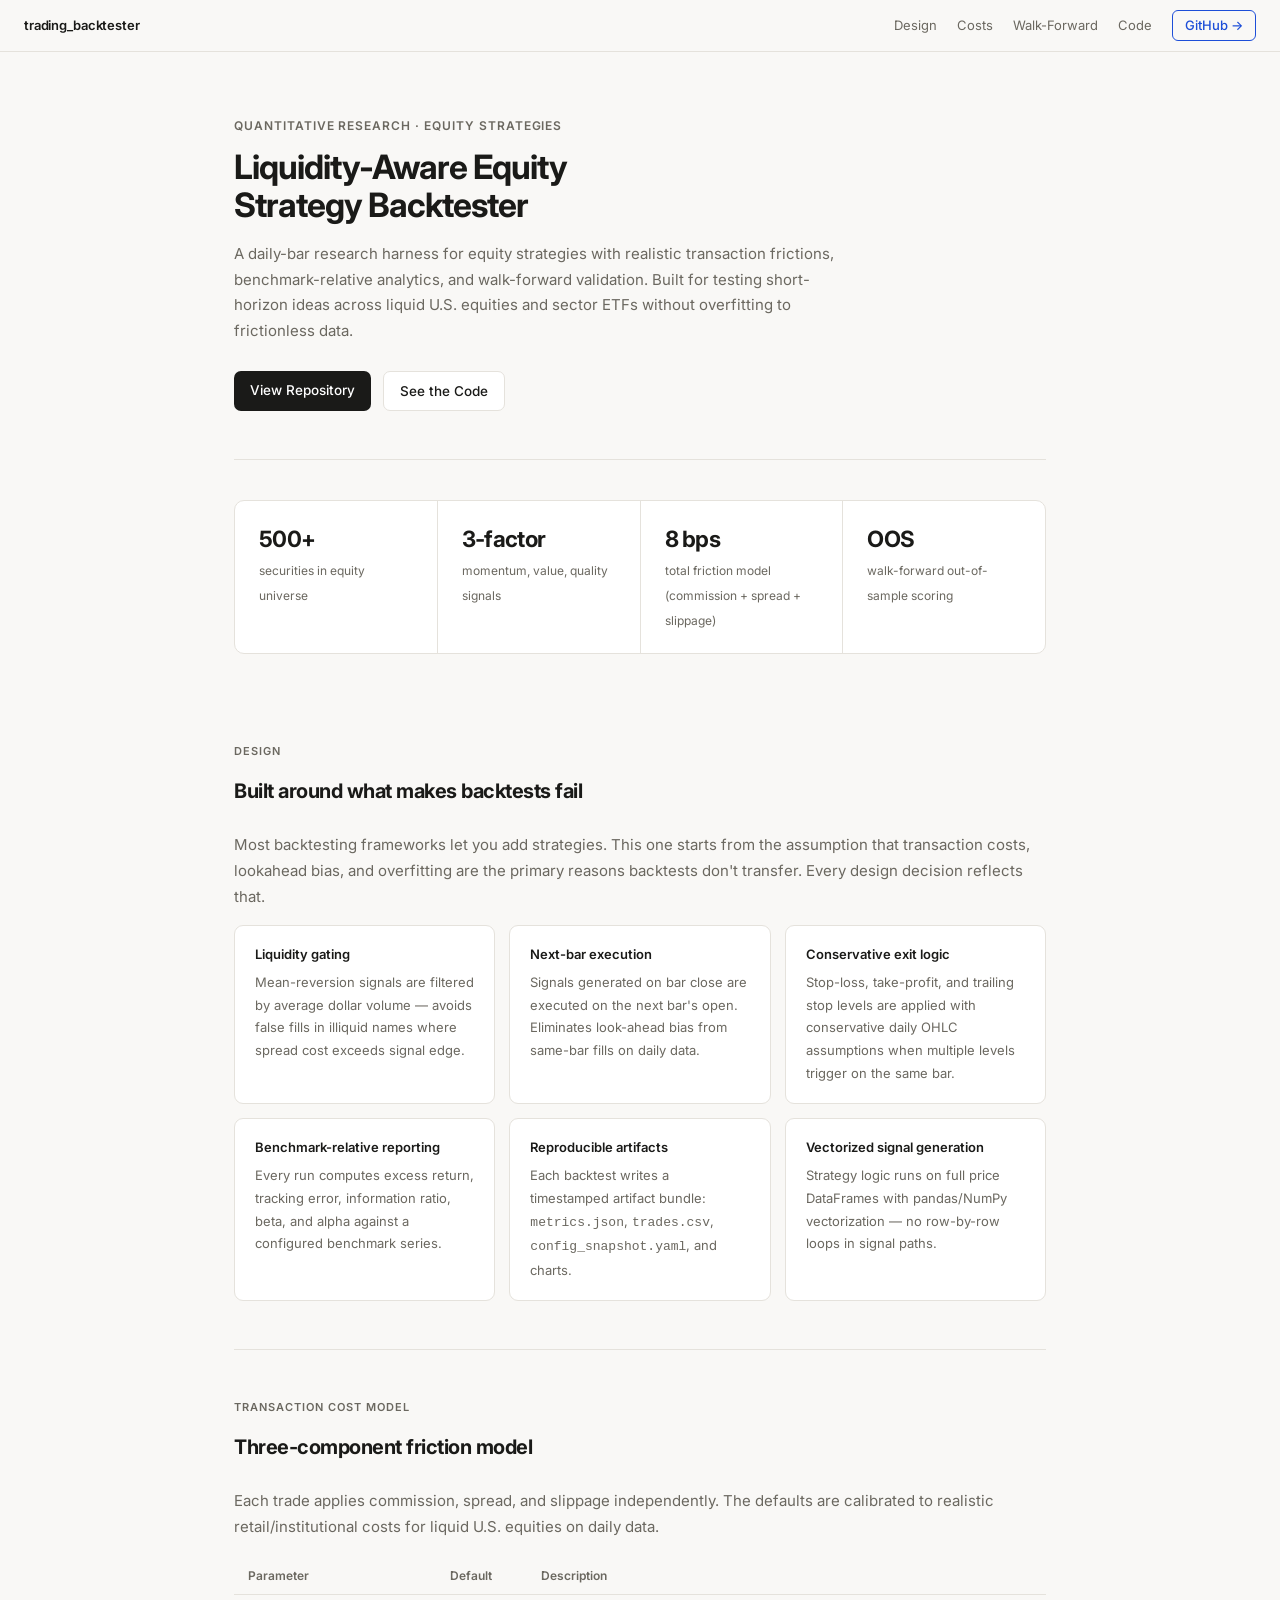
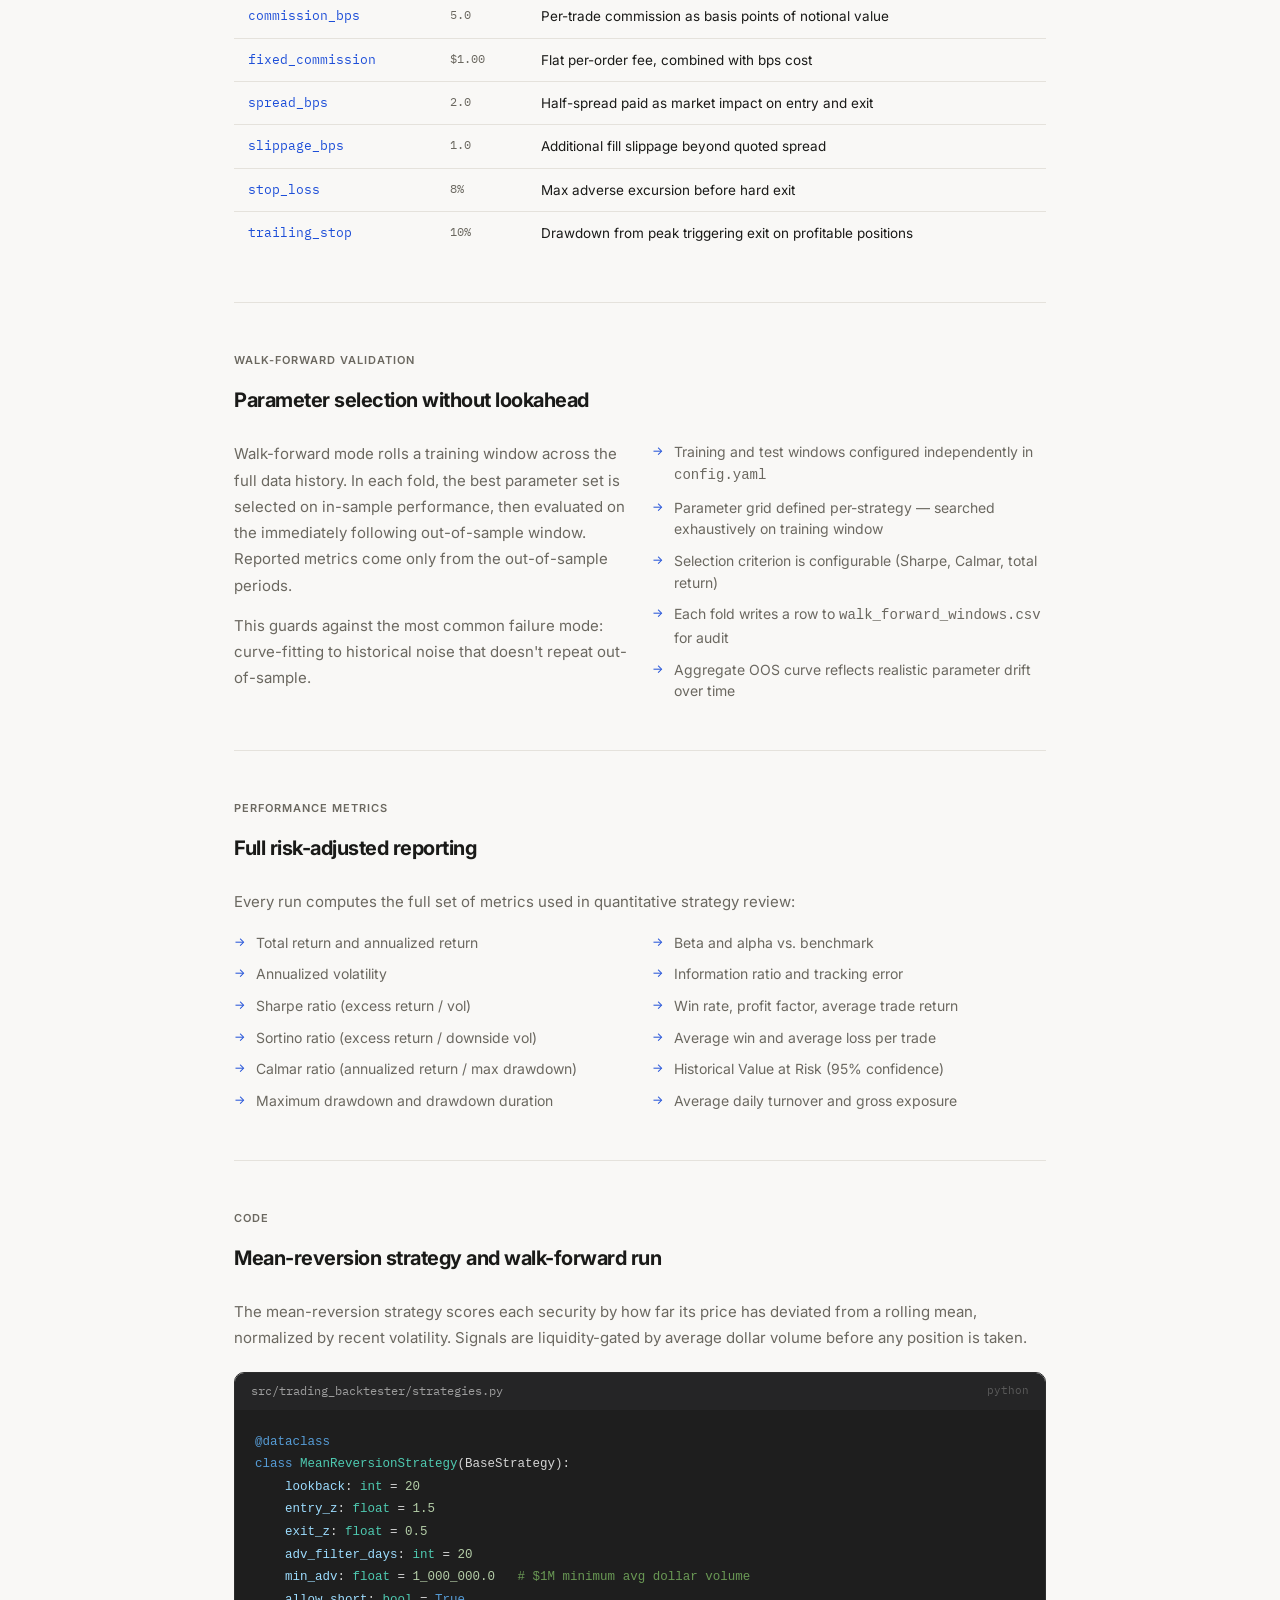
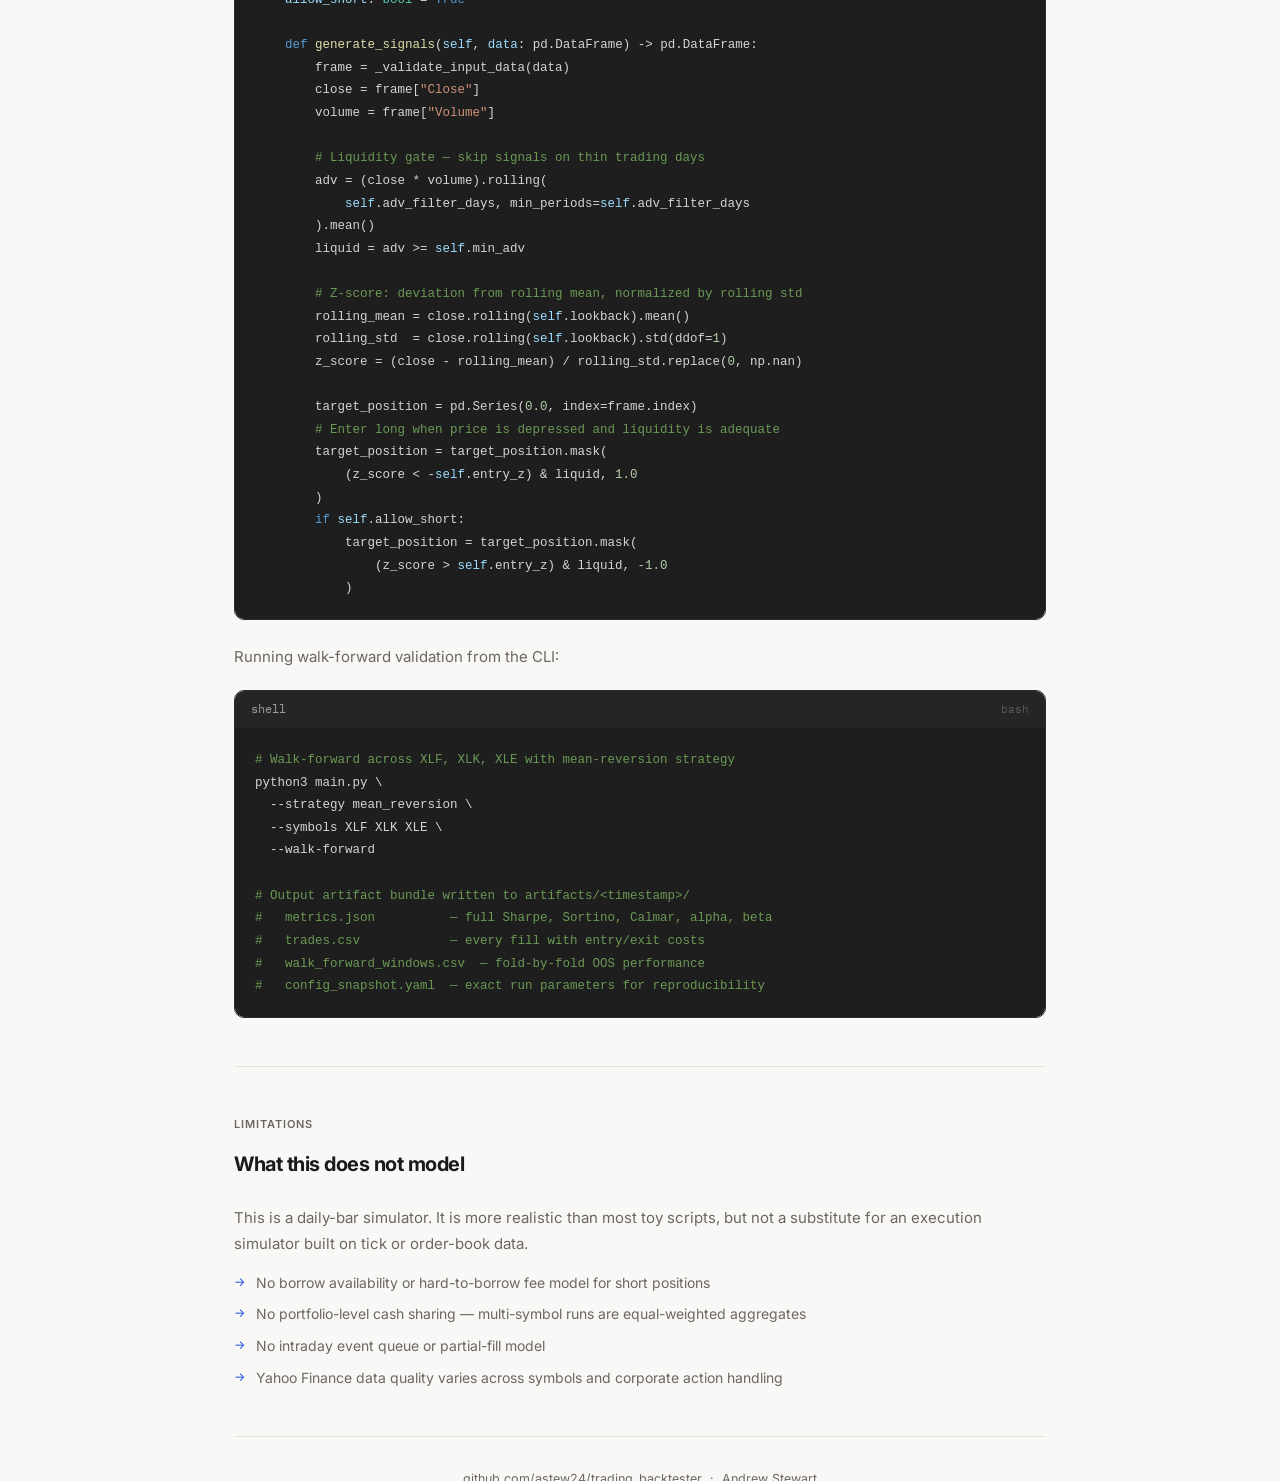
<file: docs/index.html>
<!DOCTYPE html>
<html lang="en">
<head>
  <meta charset="UTF-8" />
  <meta name="viewport" content="width=device-width, initial-scale=1.0" />
  <title>Liquidity-Aware Equity Strategy Backtester</title>
  <meta name="description" content="A daily-bar equity strategy backtester with realistic transaction costs, walk-forward validation, and benchmark-relative analytics." />
  <link rel="preconnect" href="https://fonts.googleapis.com" />
  <link rel="preconnect" href="https://fonts.gstatic.com" crossorigin />
  <link href="https://fonts.googleapis.com/css2?family=IBM+Plex+Mono:wght@400;500&family=Inter:wght@400;500;600;700&display=swap" rel="stylesheet" />
  <style>
    *, *::before, *::after { box-sizing: border-box; margin: 0; padding: 0; }

    :root {
      --bg: #f9f8f6;
      --surface: #ffffff;
      --border: #e5e2dc;
      --text: #1a1a18;
      --muted: #6b6860;
      --accent: #1d4ed8;
      --accent-soft: #eff6ff;
      --code-bg: #1e1e1e;
      --code-text: #d4d4d4;
      --green: #15803d;
      --green-soft: #f0fdf4;
      --max: 860px;
    }

    html { scroll-behavior: smooth; }

    body {
      font-family: 'Inter', system-ui, sans-serif;
      background: var(--bg);
      color: var(--text);
      font-size: 15px;
      line-height: 1.65;
    }

    /* ── topbar ── */
    .topbar {
      position: sticky;
      top: 0;
      z-index: 100;
      background: rgba(249, 248, 246, 0.92);
      backdrop-filter: blur(8px);
      border-bottom: 1px solid var(--border);
      padding: 0 24px;
      height: 52px;
      display: flex;
      align-items: center;
      justify-content: space-between;
      gap: 16px;
    }
    .topbar-brand {
      font-size: 13px;
      font-weight: 600;
      color: var(--text);
      text-decoration: none;
      letter-spacing: -0.01em;
    }
    .topbar-links {
      display: flex;
      align-items: center;
      gap: 20px;
    }
    .topbar-links a {
      font-size: 13px;
      color: var(--muted);
      text-decoration: none;
      transition: color 0.15s;
    }
    .topbar-links a:hover { color: var(--text); }
    .topbar-links a.btn {
      color: var(--accent);
      font-weight: 500;
      border: 1px solid var(--accent);
      padding: 4px 12px;
      border-radius: 6px;
      transition: background 0.15s;
    }
    .topbar-links a.btn:hover { background: var(--accent-soft); }

    /* ── shell ── */
    .shell {
      max-width: var(--max);
      margin: 0 auto;
      padding: 0 24px;
    }

    /* ── hero ── */
    .hero {
      padding: 64px 0 48px;
      border-bottom: 1px solid var(--border);
    }
    .eyebrow {
      font-size: 12px;
      font-weight: 600;
      letter-spacing: 0.08em;
      text-transform: uppercase;
      color: var(--muted);
      margin-bottom: 12px;
    }
    .hero h1 {
      font-size: clamp(1.6rem, 3.5vw, 2.1rem);
      font-weight: 700;
      letter-spacing: -0.03em;
      line-height: 1.15;
      margin-bottom: 16px;
    }
    .hero-sub {
      font-size: 15px;
      color: var(--muted);
      max-width: 620px;
      margin-bottom: 28px;
      line-height: 1.7;
    }
    .hero-links {
      display: flex;
      gap: 12px;
      flex-wrap: wrap;
    }
    .hero-links a {
      font-size: 13.5px;
      font-weight: 500;
      text-decoration: none;
      padding: 8px 16px;
      border-radius: 7px;
      transition: all 0.15s;
    }
    .hero-links .primary {
      background: var(--text);
      color: #fff;
    }
    .hero-links .primary:hover { background: #333; }
    .hero-links .secondary {
      border: 1px solid var(--border);
      color: var(--text);
      background: var(--surface);
    }
    .hero-links .secondary:hover { border-color: #bbb; }

    /* ── stat row ── */
    .stat-row {
      display: flex;
      gap: 0;
      border: 1px solid var(--border);
      border-radius: 10px;
      background: var(--surface);
      overflow: hidden;
      margin: 40px 0;
    }
    .stat {
      flex: 1;
      padding: 20px 24px;
      border-right: 1px solid var(--border);
    }
    .stat:last-child { border-right: none; }
    .stat-value {
      font-size: 1.4rem;
      font-weight: 700;
      letter-spacing: -0.03em;
      color: var(--text);
      display: block;
    }
    .stat-label {
      font-size: 12px;
      color: var(--muted);
      margin-top: 2px;
    }

    /* ── sections ── */
    .section {
      padding: 48px 0;
      border-bottom: 1px solid var(--border);
    }
    .section:last-child { border-bottom: none; }
    .section-header {
      margin-bottom: 24px;
    }
    .section-label {
      font-size: 11px;
      font-weight: 600;
      letter-spacing: 0.09em;
      text-transform: uppercase;
      color: var(--muted);
      margin-bottom: 8px;
    }
    .section h2 {
      font-size: 1.25rem;
      font-weight: 700;
      letter-spacing: -0.025em;
    }
    .section p {
      color: var(--muted);
      line-height: 1.75;
      margin-bottom: 14px;
    }
    .section p:last-child { margin-bottom: 0; }

    /* ── feature grid ── */
    .feature-grid {
      display: grid;
      grid-template-columns: repeat(auto-fill, minmax(240px, 1fr));
      gap: 14px;
      margin-top: 8px;
    }
    .feature-card {
      background: var(--surface);
      border: 1px solid var(--border);
      border-radius: 9px;
      padding: 18px 20px;
    }
    .feature-card-title {
      font-size: 13px;
      font-weight: 600;
      margin-bottom: 6px;
    }
    .feature-card p {
      font-size: 13px;
      margin-bottom: 0;
      color: var(--muted);
    }

    /* ── two-col ── */
    .two-col {
      display: grid;
      grid-template-columns: 1fr 1fr;
      gap: 24px;
    }
    @media (max-width: 600px) { .two-col { grid-template-columns: 1fr; } }

    /* ── list ── */
    .check-list {
      list-style: none;
      display: flex;
      flex-direction: column;
      gap: 10px;
    }
    .check-list li {
      font-size: 14px;
      color: var(--muted);
      padding-left: 22px;
      position: relative;
      line-height: 1.55;
    }
    .check-list li::before {
      content: "→";
      position: absolute;
      left: 0;
      color: var(--accent);
      font-size: 12px;
      top: 1px;
    }

    /* ── code block ── */
    .code-wrap {
      margin-top: 20px;
      border-radius: 10px;
      overflow: hidden;
      border: 1px solid #2d2d2d;
    }
    .code-header {
      background: #252526;
      padding: 9px 16px;
      display: flex;
      align-items: center;
      justify-content: space-between;
    }
    .code-filename {
      font-family: 'IBM Plex Mono', monospace;
      font-size: 11.5px;
      color: #9d9d9d;
    }
    .code-lang {
      font-size: 10.5px;
      color: #5a5a5a;
      font-family: 'IBM Plex Mono', monospace;
    }
    pre {
      background: var(--code-bg);
      color: var(--code-text);
      font-family: 'IBM Plex Mono', monospace;
      font-size: 12.5px;
      line-height: 1.65;
      padding: 20px;
      overflow-x: auto;
      margin: 0;
    }

    /* ── config table ── */
    .config-table {
      width: 100%;
      border-collapse: collapse;
      font-size: 13.5px;
      margin-top: 16px;
    }
    .config-table th {
      text-align: left;
      padding: 9px 14px;
      font-weight: 600;
      font-size: 12px;
      color: var(--muted);
      border-bottom: 1px solid var(--border);
      background: var(--bg);
    }
    .config-table td {
      padding: 10px 14px;
      border-bottom: 1px solid var(--border);
      vertical-align: top;
    }
    .config-table tr:last-child td { border-bottom: none; }
    .config-table td:first-child {
      font-family: 'IBM Plex Mono', monospace;
      font-size: 12.5px;
      color: var(--accent);
      white-space: nowrap;
    }
    .config-table td:nth-child(2) {
      font-family: 'IBM Plex Mono', monospace;
      font-size: 12px;
      color: var(--muted);
    }

    /* ── badge ── */
    .badge {
      display: inline-flex;
      align-items: center;
      gap: 5px;
      font-size: 11px;
      font-weight: 600;
      padding: 3px 9px;
      border-radius: 20px;
      letter-spacing: 0.03em;
    }
    .badge-green { background: var(--green-soft); color: var(--green); }
    .badge-blue { background: var(--accent-soft); color: var(--accent); }

    /* ── footer ── */
    .footer {
      padding: 32px 0 40px;
      text-align: center;
      font-size: 12.5px;
      color: var(--muted);
    }
    .footer a { color: var(--muted); text-decoration: none; }
    .footer a:hover { color: var(--text); }
  </style>
</head>
<body>

<nav class="topbar">
  <a class="topbar-brand" href="#">trading_backtester</a>
  <div class="topbar-links">
    <a href="#design">Design</a>
    <a href="#costs">Costs</a>
    <a href="#walkforward">Walk-Forward</a>
    <a href="#code">Code</a>
    <a href="https://github.com/astew24/trading_backtester" class="btn" target="_blank" rel="noreferrer">GitHub →</a>
  </div>
</nav>

<div class="shell">

  <section class="hero">
    <p class="eyebrow">Quantitative Research · Equity Strategies</p>
    <h1>Liquidity-Aware Equity<br>Strategy Backtester</h1>
    <p class="hero-sub">
      A daily-bar research harness for equity strategies with realistic transaction frictions,
      benchmark-relative analytics, and walk-forward validation. Built for testing short-horizon
      ideas across liquid U.S. equities and sector ETFs without overfitting to frictionless data.
    </p>
    <div class="hero-links">
      <a class="primary" href="https://github.com/astew24/trading_backtester" target="_blank" rel="noreferrer">View Repository</a>
      <a class="secondary" href="#code">See the Code</a>
    </div>
  </section>

  <div class="stat-row">
    <div class="stat">
      <span class="stat-value">500+</span>
      <span class="stat-label">securities in equity universe</span>
    </div>
    <div class="stat">
      <span class="stat-value">3-factor</span>
      <span class="stat-label">momentum, value, quality signals</span>
    </div>
    <div class="stat">
      <span class="stat-value">8 bps</span>
      <span class="stat-label">total friction model (commission + spread + slippage)</span>
    </div>
    <div class="stat">
      <span class="stat-value">OOS</span>
      <span class="stat-label">walk-forward out-of-sample scoring</span>
    </div>
  </div>

  <section class="section" id="design">
    <div class="section-header">
      <p class="section-label">Design</p>
      <h2>Built around what makes backtests fail</h2>
    </div>
    <p>
      Most backtesting frameworks let you add strategies. This one starts from the assumption that
      transaction costs, lookahead bias, and overfitting are the primary reasons backtests don't
      transfer. Every design decision reflects that.
    </p>
    <div class="feature-grid">
      <div class="feature-card">
        <div class="feature-card-title">Liquidity gating</div>
        <p>Mean-reversion signals are filtered by average dollar volume — avoids false fills in illiquid names where spread cost exceeds signal edge.</p>
      </div>
      <div class="feature-card">
        <div class="feature-card-title">Next-bar execution</div>
        <p>Signals generated on bar close are executed on the next bar's open. Eliminates look-ahead bias from same-bar fills on daily data.</p>
      </div>
      <div class="feature-card">
        <div class="feature-card-title">Conservative exit logic</div>
        <p>Stop-loss, take-profit, and trailing stop levels are applied with conservative daily OHLC assumptions when multiple levels trigger on the same bar.</p>
      </div>
      <div class="feature-card">
        <div class="feature-card-title">Benchmark-relative reporting</div>
        <p>Every run computes excess return, tracking error, information ratio, beta, and alpha against a configured benchmark series.</p>
      </div>
      <div class="feature-card">
        <div class="feature-card-title">Reproducible artifacts</div>
        <p>Each backtest writes a timestamped artifact bundle: <code>metrics.json</code>, <code>trades.csv</code>, <code>config_snapshot.yaml</code>, and charts.</p>
      </div>
      <div class="feature-card">
        <div class="feature-card-title">Vectorized signal generation</div>
        <p>Strategy logic runs on full price DataFrames with pandas/NumPy vectorization — no row-by-row loops in signal paths.</p>
      </div>
    </div>
  </section>

  <section class="section" id="costs">
    <div class="section-header">
      <p class="section-label">Transaction Cost Model</p>
      <h2>Three-component friction model</h2>
    </div>
    <p>
      Each trade applies commission, spread, and slippage independently. The defaults are
      calibrated to realistic retail/institutional costs for liquid U.S. equities on daily data.
    </p>
    <table class="config-table">
      <thead>
        <tr>
          <th>Parameter</th>
          <th>Default</th>
          <th>Description</th>
        </tr>
      </thead>
      <tbody>
        <tr>
          <td>commission_bps</td>
          <td>5.0</td>
          <td>Per-trade commission as basis points of notional value</td>
        </tr>
        <tr>
          <td>fixed_commission</td>
          <td>$1.00</td>
          <td>Flat per-order fee, combined with bps cost</td>
        </tr>
        <tr>
          <td>spread_bps</td>
          <td>2.0</td>
          <td>Half-spread paid as market impact on entry and exit</td>
        </tr>
        <tr>
          <td>slippage_bps</td>
          <td>1.0</td>
          <td>Additional fill slippage beyond quoted spread</td>
        </tr>
        <tr>
          <td>stop_loss</td>
          <td>8%</td>
          <td>Max adverse excursion before hard exit</td>
        </tr>
        <tr>
          <td>trailing_stop</td>
          <td>10%</td>
          <td>Drawdown from peak triggering exit on profitable positions</td>
        </tr>
      </tbody>
    </table>
  </section>

  <section class="section" id="walkforward">
    <div class="section-header">
      <p class="section-label">Walk-Forward Validation</p>
      <h2>Parameter selection without lookahead</h2>
    </div>
    <div class="two-col">
      <div>
        <p>
          Walk-forward mode rolls a training window across the full data history.
          In each fold, the best parameter set is selected on in-sample performance,
          then evaluated on the immediately following out-of-sample window.
          Reported metrics come only from the out-of-sample periods.
        </p>
        <p>
          This guards against the most common failure mode: curve-fitting to historical
          noise that doesn't repeat out-of-sample.
        </p>
      </div>
      <div>
        <ul class="check-list">
          <li>Training and test windows configured independently in <code>config.yaml</code></li>
          <li>Parameter grid defined per-strategy — searched exhaustively on training window</li>
          <li>Selection criterion is configurable (Sharpe, Calmar, total return)</li>
          <li>Each fold writes a row to <code>walk_forward_windows.csv</code> for audit</li>
          <li>Aggregate OOS curve reflects realistic parameter drift over time</li>
        </ul>
      </div>
    </div>
  </section>

  <section class="section" id="metrics">
    <div class="section-header">
      <p class="section-label">Performance Metrics</p>
      <h2>Full risk-adjusted reporting</h2>
    </div>
    <p>Every run computes the full set of metrics used in quantitative strategy review:</p>
    <div class="two-col" style="margin-top: 16px;">
      <ul class="check-list">
        <li>Total return and annualized return</li>
        <li>Annualized volatility</li>
        <li>Sharpe ratio (excess return / vol)</li>
        <li>Sortino ratio (excess return / downside vol)</li>
        <li>Calmar ratio (annualized return / max drawdown)</li>
        <li>Maximum drawdown and drawdown duration</li>
      </ul>
      <ul class="check-list">
        <li>Beta and alpha vs. benchmark</li>
        <li>Information ratio and tracking error</li>
        <li>Win rate, profit factor, average trade return</li>
        <li>Average win and average loss per trade</li>
        <li>Historical Value at Risk (95% confidence)</li>
        <li>Average daily turnover and gross exposure</li>
      </ul>
    </div>
  </section>

  <section class="section" id="code">
    <div class="section-header">
      <p class="section-label">Code</p>
      <h2>Mean-reversion strategy and walk-forward run</h2>
    </div>
    <p>
      The mean-reversion strategy scores each security by how far its price has deviated from
      a rolling mean, normalized by recent volatility. Signals are liquidity-gated by average
      dollar volume before any position is taken.
    </p>
    <div class="code-wrap">
      <div class="code-header">
        <span class="code-filename">src/trading_backtester/strategies.py</span>
        <span class="code-lang">python</span>
      </div>
      <pre><code><span style="color:#569cd6">@dataclass</span>
<span style="color:#569cd6">class</span> <span style="color:#4ec9b0">MeanReversionStrategy</span>(BaseStrategy):
    <span style="color:#9cdcfe">lookback</span>: <span style="color:#4ec9b0">int</span> = <span style="color:#b5cea8">20</span>
    <span style="color:#9cdcfe">entry_z</span>: <span style="color:#4ec9b0">float</span> = <span style="color:#b5cea8">1.5</span>
    <span style="color:#9cdcfe">exit_z</span>: <span style="color:#4ec9b0">float</span> = <span style="color:#b5cea8">0.5</span>
    <span style="color:#9cdcfe">adv_filter_days</span>: <span style="color:#4ec9b0">int</span> = <span style="color:#b5cea8">20</span>
    <span style="color:#9cdcfe">min_adv</span>: <span style="color:#4ec9b0">float</span> = <span style="color:#b5cea8">1_000_000.0</span>   <span style="color:#6a9955"># $1M minimum avg dollar volume</span>
    <span style="color:#9cdcfe">allow_short</span>: <span style="color:#4ec9b0">bool</span> = <span style="color:#569cd6">True</span>

    <span style="color:#569cd6">def</span> <span style="color:#dcdcaa">generate_signals</span>(<span style="color:#9cdcfe">self</span>, <span style="color:#9cdcfe">data</span>: pd.DataFrame) -&gt; pd.DataFrame:
        frame = _validate_input_data(data)
        close = frame[<span style="color:#ce9178">"Close"</span>]
        volume = frame[<span style="color:#ce9178">"Volume"</span>]

        <span style="color:#6a9955"># Liquidity gate — skip signals on thin trading days</span>
        adv = (close * volume).rolling(
            <span style="color:#9cdcfe">self</span>.adv_filter_days, min_periods=<span style="color:#9cdcfe">self</span>.adv_filter_days
        ).mean()
        liquid = adv &gt;= <span style="color:#9cdcfe">self</span>.min_adv

        <span style="color:#6a9955"># Z-score: deviation from rolling mean, normalized by rolling std</span>
        rolling_mean = close.rolling(<span style="color:#9cdcfe">self</span>.lookback).mean()
        rolling_std  = close.rolling(<span style="color:#9cdcfe">self</span>.lookback).std(ddof=<span style="color:#b5cea8">1</span>)
        z_score = (close - rolling_mean) / rolling_std.replace(<span style="color:#b5cea8">0</span>, np.nan)

        target_position = pd.Series(<span style="color:#b5cea8">0.0</span>, index=frame.index)
        <span style="color:#6a9955"># Enter long when price is depressed and liquidity is adequate</span>
        target_position = target_position.mask(
            (z_score &lt; -<span style="color:#9cdcfe">self</span>.entry_z) &amp; liquid, <span style="color:#b5cea8">1.0</span>
        )
        <span style="color:#569cd6">if</span> <span style="color:#9cdcfe">self</span>.allow_short:
            target_position = target_position.mask(
                (z_score &gt; <span style="color:#9cdcfe">self</span>.entry_z) &amp; liquid, <span style="color:#b5cea8">-1.0</span>
            )</code></pre>
    </div>

    <div style="margin-top: 24px;">
      <p>Running walk-forward validation from the CLI:</p>
    </div>
    <div class="code-wrap">
      <div class="code-header">
        <span class="code-filename">shell</span>
        <span class="code-lang">bash</span>
      </div>
      <pre><code><span style="color:#6a9955"># Walk-forward across XLF, XLK, XLE with mean-reversion strategy</span>
python3 main.py \
  --strategy mean_reversion \
  --symbols XLF XLK XLE \
  --walk-forward

<span style="color:#6a9955"># Output artifact bundle written to artifacts/&lt;timestamp&gt;/</span>
<span style="color:#6a9955">#   metrics.json          — full Sharpe, Sortino, Calmar, alpha, beta</span>
<span style="color:#6a9955">#   trades.csv            — every fill with entry/exit costs</span>
<span style="color:#6a9955">#   walk_forward_windows.csv  — fold-by-fold OOS performance</span>
<span style="color:#6a9955">#   config_snapshot.yaml  — exact run parameters for reproducibility</span></code></pre>
    </div>
  </section>

  <section class="section">
    <div class="section-header">
      <p class="section-label">Limitations</p>
      <h2>What this does not model</h2>
    </div>
    <p>
      This is a daily-bar simulator. It is more realistic than most toy scripts,
      but not a substitute for an execution simulator built on tick or order-book data.
    </p>
    <ul class="check-list" style="margin-top: 12px;">
      <li>No borrow availability or hard-to-borrow fee model for short positions</li>
      <li>No portfolio-level cash sharing — multi-symbol runs are equal-weighted aggregates</li>
      <li>No intraday event queue or partial-fill model</li>
      <li>Yahoo Finance data quality varies across symbols and corporate action handling</li>
    </ul>
  </section>

  <footer class="footer">
    <p>
      <a href="https://github.com/astew24/trading_backtester" target="_blank" rel="noreferrer">github.com/astew24/trading_backtester</a>
      &nbsp;·&nbsp; Andrew Stewart
    </p>
  </footer>

</div>
</body>
</html>
</file>
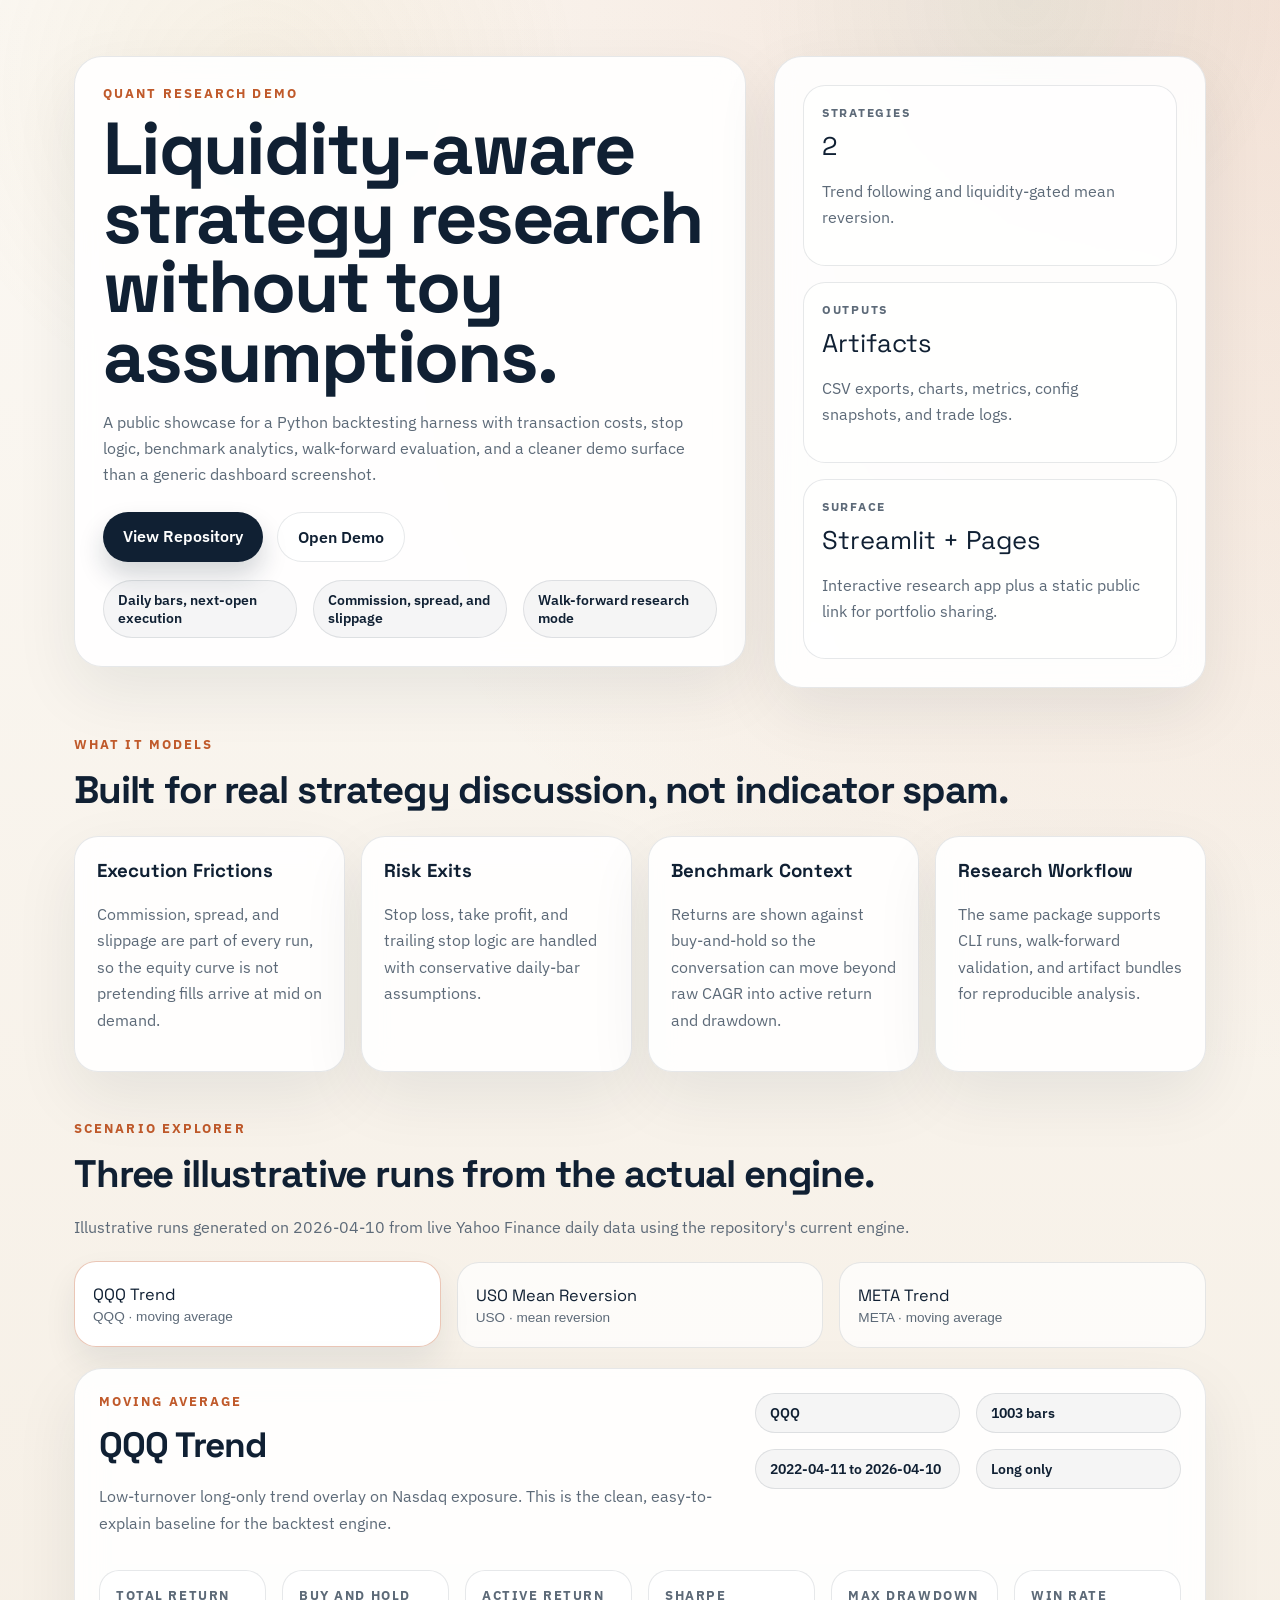
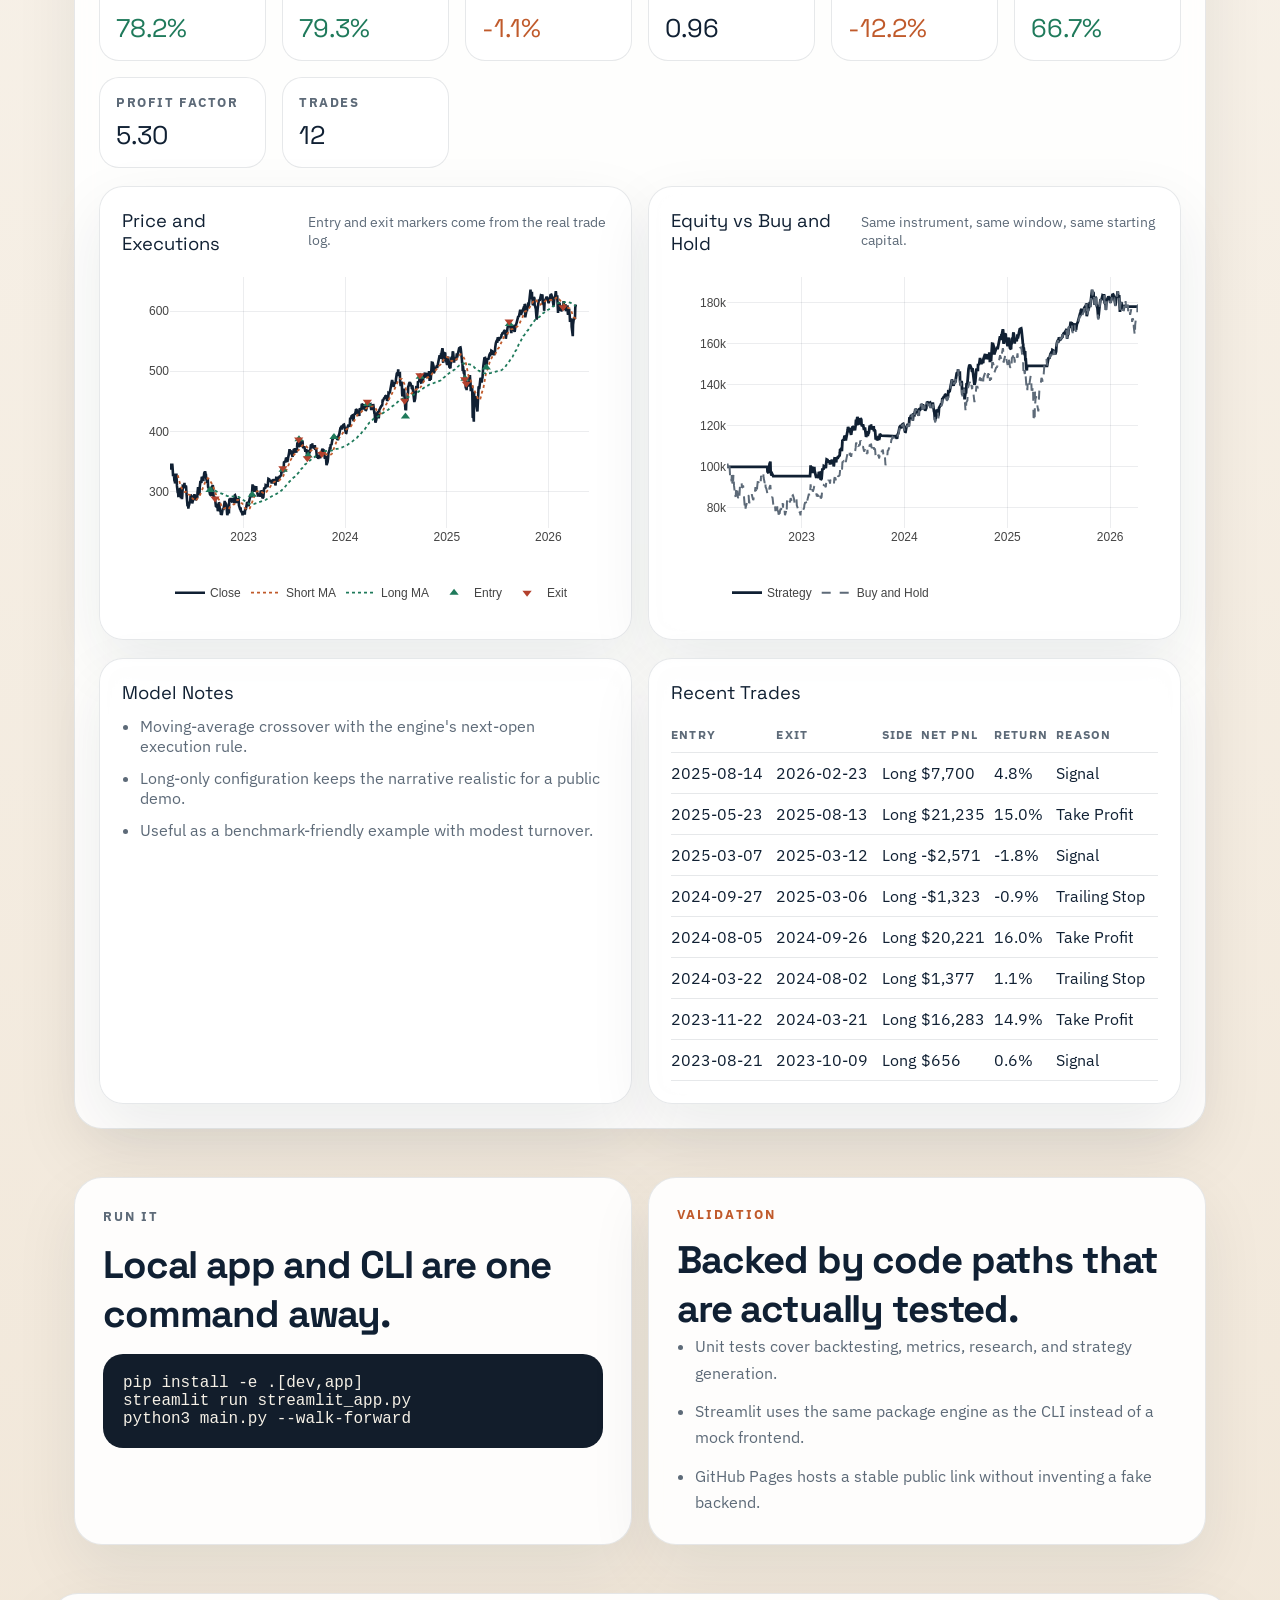
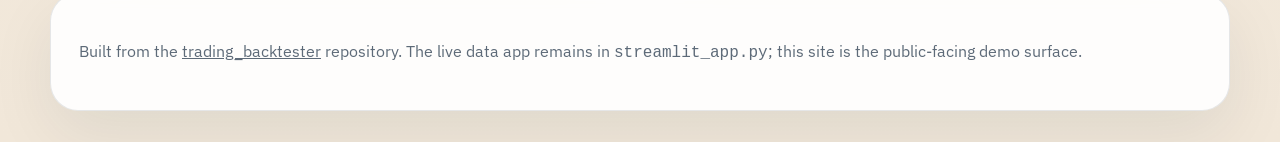
<file: site/index.html>
<!DOCTYPE html>
<html lang="en">
  <head>
    <meta charset="utf-8" />
    <meta name="viewport" content="width=device-width, initial-scale=1" />
    <title>Trading Backtester</title>
    <meta
      name="description"
      content="Liquidity-aware strategy backtesting with realistic frictions, benchmark analytics, and a polished public demo."
    />
    <link rel="preconnect" href="https://fonts.googleapis.com" />
    <link rel="preconnect" href="https://fonts.gstatic.com" crossorigin />
    <link
      href="https://fonts.googleapis.com/css2?family=IBM+Plex+Sans:wght@400;500;600&family=Space+Grotesk:wght@500;700&display=swap"
      rel="stylesheet"
    />
    <link rel="stylesheet" href="./styles.css" />
    <script defer src="https://cdn.plot.ly/plotly-2.35.2.min.js"></script>
    <script defer src="./app.js"></script>
  </head>
  <body>
    <div class="page-glow"></div>
    <header class="shell hero">
      <div class="hero-copy">
        <p class="eyebrow">Quant Research Demo</p>
        <h1>Liquidity-aware strategy research without toy assumptions.</h1>
        <p class="lede">
          A public showcase for a Python backtesting harness with transaction costs,
          stop logic, benchmark analytics, walk-forward evaluation, and a cleaner
          demo surface than a generic dashboard screenshot.
        </p>
        <div class="hero-actions">
          <a
            class="button primary"
            href="https://github.com/astew24/trading_backtester"
            target="_blank"
            rel="noreferrer"
            >View Repository</a
          >
          <a class="button secondary" href="#demo">Open Demo</a>
        </div>
        <div class="signal-strip">
          <span>Daily bars, next-open execution</span>
          <span>Commission, spread, and slippage</span>
          <span>Walk-forward research mode</span>
        </div>
      </div>
      <aside class="hero-panel">
        <div class="stat-tile">
          <div class="stat-label">Strategies</div>
          <div class="stat-value">2</div>
          <p>Trend following and liquidity-gated mean reversion.</p>
        </div>
        <div class="stat-tile">
          <div class="stat-label">Outputs</div>
          <div class="stat-value">Artifacts</div>
          <p>CSV exports, charts, metrics, config snapshots, and trade logs.</p>
        </div>
        <div class="stat-tile">
          <div class="stat-label">Surface</div>
          <div class="stat-value">Streamlit + Pages</div>
          <p>Interactive research app plus a static public link for portfolio sharing.</p>
        </div>
      </aside>
    </header>

    <main class="shell">
      <section class="section">
        <div class="section-head">
          <p class="eyebrow">What It Models</p>
          <h2>Built for real strategy discussion, not indicator spam.</h2>
        </div>
        <div class="feature-grid">
          <article class="feature-card">
            <h3>Execution Frictions</h3>
            <p>
              Commission, spread, and slippage are part of every run, so the equity
              curve is not pretending fills arrive at mid on demand.
            </p>
          </article>
          <article class="feature-card">
            <h3>Risk Exits</h3>
            <p>
              Stop loss, take profit, and trailing stop logic are handled with
              conservative daily-bar assumptions.
            </p>
          </article>
          <article class="feature-card">
            <h3>Benchmark Context</h3>
            <p>
              Returns are shown against buy-and-hold so the conversation can move
              beyond raw CAGR into active return and drawdown.
            </p>
          </article>
          <article class="feature-card">
            <h3>Research Workflow</h3>
            <p>
              The same package supports CLI runs, walk-forward validation, and
              artifact bundles for reproducible analysis.
            </p>
          </article>
        </div>
      </section>

      <section class="section" id="demo">
        <div class="section-head">
          <p class="eyebrow">Scenario Explorer</p>
          <h2>Three illustrative runs from the actual engine.</h2>
          <p class="section-copy" id="generated-at">Loading scenario data...</p>
        </div>

        <div class="scenario-buttons" id="scenario-buttons"></div>

        <div class="scenario-shell">
          <div class="scenario-summary">
            <div>
              <p class="overline" id="scenario-strategy"></p>
              <h3 id="scenario-title"></h3>
              <p id="scenario-description"></p>
            </div>
            <div class="chip-row" id="scenario-chips"></div>
          </div>

          <div class="metrics-grid" id="metrics-grid"></div>

          <div class="chart-grid">
            <div class="chart-card">
              <div class="card-head">
                <span>Price and Executions</span>
                <span class="card-note">Entry and exit markers come from the real trade log.</span>
              </div>
              <div class="chart" id="price-chart"></div>
            </div>
            <div class="chart-card">
              <div class="card-head">
                <span>Equity vs Buy and Hold</span>
                <span class="card-note">Same instrument, same window, same starting capital.</span>
              </div>
              <div class="chart" id="equity-chart"></div>
            </div>
          </div>

          <div class="detail-grid">
            <div class="detail-card">
              <div class="card-head">
                <span>Model Notes</span>
              </div>
              <ul class="bullet-list" id="scenario-bullets"></ul>
            </div>
            <div class="detail-card">
              <div class="card-head">
                <span>Recent Trades</span>
              </div>
              <div class="table-wrap" id="trade-table"></div>
            </div>
          </div>
        </div>
      </section>

      <section class="section stack">
        <div class="code-card">
          <p class="eyebrow">Run It</p>
          <h2>Local app and CLI are one command away.</h2>
          <pre><code>pip install -e .[dev,app]
streamlit run streamlit_app.py
python3 main.py --walk-forward</code></pre>
        </div>
        <div class="validation-card">
          <p class="eyebrow">Validation</p>
          <h2>Backed by code paths that are actually tested.</h2>
          <ul class="bullet-list">
            <li>Unit tests cover backtesting, metrics, research, and strategy generation.</li>
            <li>Streamlit uses the same package engine as the CLI instead of a mock frontend.</li>
            <li>GitHub Pages hosts a stable public link without inventing a fake backend.</li>
          </ul>
        </div>
      </section>
    </main>

    <footer class="shell footer">
      <p>
        Built from the <a href="https://github.com/astew24/trading_backtester">trading_backtester</a>
        repository. The live data app remains in <code>streamlit_app.py</code>; this site
        is the public-facing demo surface.
      </p>
    </footer>
  </body>
</html>
</file>
<file: site/styles.css>
:root {
  --bg: #fbf8f3;
  --bg-strong: #f1e7d9;
  --surface: rgba(255, 255, 255, 0.9);
  --surface-strong: #ffffff;
  --ink: #102033;
  --muted: #5d6a78;
  --line: rgba(16, 32, 51, 0.1);
  --accent: #c05a2b;
  --accent-soft: rgba(192, 90, 43, 0.12);
  --green: #1f7a5b;
  --gold: #b88b2e;
  --shadow: 0 24px 64px rgba(16, 32, 51, 0.08);
}

* {
  box-sizing: border-box;
}

html {
  scroll-behavior: smooth;
}

body {
  background:
    radial-gradient(circle at top right, rgba(192, 90, 43, 0.14), transparent 30%),
    linear-gradient(180deg, var(--bg) 0%, var(--bg-strong) 100%);
  color: var(--ink);
  font-family: "IBM Plex Sans", sans-serif;
  margin: 0;
  min-height: 100vh;
}

a {
  color: inherit;
}

code,
pre {
  font-family: "IBM Plex Mono", "SFMono-Regular", Consolas, monospace;
}

.page-glow {
  inset: 0;
  pointer-events: none;
  position: fixed;
  background:
    radial-gradient(circle at 20% 10%, rgba(184, 139, 46, 0.08), transparent 25%),
    radial-gradient(circle at 80% 0%, rgba(31, 122, 91, 0.06), transparent 20%);
}

.shell {
  margin: 0 auto;
  max-width: 1180px;
  padding: 0 24px;
  position: relative;
}

.hero {
  align-items: start;
  display: grid;
  gap: 28px;
  grid-template-columns: minmax(0, 1.4fr) minmax(300px, 0.9fr);
  padding-top: 56px;
}

.hero-copy,
.hero-panel,
.scenario-shell,
.code-card,
.validation-card,
.footer,
.feature-card,
.chart-card,
.detail-card {
  backdrop-filter: blur(14px);
  background: var(--surface);
  border: 1px solid var(--line);
  box-shadow: var(--shadow);
}

.hero-copy,
.hero-panel,
.scenario-shell,
.code-card,
.validation-card,
.footer {
  border-radius: 28px;
  padding: 28px;
}

.hero-copy h1,
.section h2,
.scenario-summary h3,
.code-card h2,
.validation-card h2 {
  font-family: "Space Grotesk", sans-serif;
  letter-spacing: -0.03em;
  margin: 0;
}

.hero-copy h1 {
  font-size: clamp(2.6rem, 6vw, 4.6rem);
  line-height: 0.94;
  margin-bottom: 18px;
}

.eyebrow,
.overline {
  color: var(--accent);
  font-size: 0.82rem;
  font-weight: 700;
  letter-spacing: 0.16em;
  margin: 0 0 12px;
  text-transform: uppercase;
}

.lede,
.section-copy,
#scenario-description,
.hero-panel p,
.feature-card p,
.validation-card li,
.code-card p,
.footer p {
  color: var(--muted);
  line-height: 1.65;
}

.hero-actions {
  display: flex;
  flex-wrap: wrap;
  gap: 14px;
  margin: 24px 0 18px;
}

.button {
  border-radius: 999px;
  display: inline-flex;
  font-weight: 600;
  padding: 14px 20px;
  text-decoration: none;
  transition:
    transform 180ms ease,
    box-shadow 180ms ease,
    background 180ms ease;
}

.button:hover {
  transform: translateY(-1px);
}

.button.primary {
  background: var(--ink);
  box-shadow: 0 14px 26px rgba(16, 32, 51, 0.18);
  color: #fff;
}

.button.secondary {
  background: rgba(255, 255, 255, 0.7);
  border: 1px solid var(--line);
}

.signal-strip,
.chip-row,
.scenario-buttons,
.metrics-grid,
.feature-grid,
.chart-grid,
.detail-grid,
.stack {
  display: grid;
  gap: 16px;
}

.signal-strip {
  grid-template-columns: repeat(auto-fit, minmax(180px, 1fr));
  margin-top: 14px;
}

.signal-strip span,
.chip {
  background: rgba(16, 32, 51, 0.04);
  border: 1px solid var(--line);
  border-radius: 999px;
  display: inline-flex;
  font-size: 0.88rem;
  font-weight: 600;
  padding: 10px 14px;
}

.hero-panel {
  display: grid;
  gap: 16px;
}

.stat-tile {
  background: rgba(255, 255, 255, 0.65);
  border: 1px solid var(--line);
  border-radius: 22px;
  padding: 18px;
}

.stat-label {
  color: var(--muted);
  font-size: 0.78rem;
  font-weight: 700;
  letter-spacing: 0.14em;
  margin-bottom: 10px;
  text-transform: uppercase;
}

.stat-value {
  font-family: "Space Grotesk", sans-serif;
  font-size: 1.6rem;
  margin-bottom: 8px;
}

.section {
  padding: 48px 0 0;
}

.section-head {
  margin-bottom: 22px;
}

.section h2 {
  font-size: clamp(1.8rem, 3vw, 2.7rem);
}

.feature-grid {
  grid-template-columns: repeat(auto-fit, minmax(220px, 1fr));
}

.feature-card,
.chart-card,
.detail-card {
  border-radius: 24px;
  padding: 22px;
}

.feature-card h3 {
  font-family: "Space Grotesk", sans-serif;
  margin-top: 0;
}

.scenario-buttons {
  grid-template-columns: repeat(auto-fit, minmax(180px, 1fr));
  margin-bottom: 20px;
}

.scenario-button {
  background: rgba(255, 255, 255, 0.72);
  border: 1px solid var(--line);
  border-radius: 22px;
  color: var(--ink);
  cursor: pointer;
  min-height: 86px;
  padding: 16px 18px;
  text-align: left;
  transition:
    transform 180ms ease,
    border-color 180ms ease,
    box-shadow 180ms ease,
    background 180ms ease;
}

.scenario-button:hover,
.scenario-button.active {
  background: rgba(255, 255, 255, 0.96);
  border-color: rgba(192, 90, 43, 0.34);
  box-shadow: 0 16px 32px rgba(16, 32, 51, 0.08);
  transform: translateY(-1px);
}

.scenario-button .label {
  display: block;
  font-family: "Space Grotesk", sans-serif;
  font-size: 1.02rem;
  margin-bottom: 4px;
}

.scenario-button .meta {
  color: var(--muted);
  font-size: 0.85rem;
}

.scenario-shell {
  padding: 24px;
}

.scenario-summary {
  align-items: start;
  display: grid;
  gap: 18px;
  grid-template-columns: minmax(0, 1.2fr) minmax(220px, 0.8fr);
  margin-bottom: 18px;
}

.scenario-summary h3 {
  font-size: clamp(1.5rem, 3vw, 2.2rem);
}

.chip-row {
  grid-template-columns: repeat(auto-fit, minmax(150px, 1fr));
}

.metrics-grid {
  grid-template-columns: repeat(auto-fit, minmax(150px, 1fr));
  margin-bottom: 18px;
}

.metric-card {
  background: rgba(255, 255, 255, 0.74);
  border: 1px solid var(--line);
  border-radius: 20px;
  padding: 16px;
}

.metric-label {
  color: var(--muted);
  font-size: 0.82rem;
  font-weight: 700;
  letter-spacing: 0.12em;
  margin-bottom: 8px;
  text-transform: uppercase;
}

.metric-value {
  font-family: "Space Grotesk", sans-serif;
  font-size: 1.6rem;
}

.metric-positive {
  color: var(--green);
}

.metric-negative {
  color: var(--accent);
}

.chart-grid {
  grid-template-columns: repeat(auto-fit, minmax(320px, 1fr));
  margin-bottom: 18px;
}

.chart-card {
  min-height: 430px;
}

.card-head {
  align-items: baseline;
  display: flex;
  gap: 12px;
  justify-content: space-between;
  margin-bottom: 12px;
}

.card-head span:first-child {
  font-family: "Space Grotesk", sans-serif;
  font-size: 1.15rem;
}

.card-note {
  color: var(--muted);
  font-size: 0.86rem;
}

.chart {
  height: 350px;
}

.detail-grid {
  grid-template-columns: repeat(auto-fit, minmax(280px, 1fr));
}

.bullet-list {
  color: var(--muted);
  margin: 0;
  padding-left: 18px;
}

.bullet-list li + li {
  margin-top: 12px;
}

.table-wrap {
  overflow-x: auto;
}

table {
  border-collapse: collapse;
  width: 100%;
}

th,
td {
  border-bottom: 1px solid var(--line);
  padding: 10px 0;
  text-align: left;
}

th {
  color: var(--muted);
  font-size: 0.78rem;
  letter-spacing: 0.1em;
  text-transform: uppercase;
}

.stack {
  grid-template-columns: repeat(auto-fit, minmax(320px, 1fr));
}

.code-card pre {
  background: #121d2b;
  border-radius: 20px;
  color: #f5f0e6;
  overflow-x: auto;
  padding: 20px;
}

.footer {
  margin: 48px auto 32px;
}

@media (max-width: 920px) {
  .hero,
  .scenario-summary {
    grid-template-columns: 1fr;
  }

  .card-head {
    align-items: start;
    flex-direction: column;
  }
}

@media (max-width: 640px) {
  .shell {
    padding: 0 16px;
  }

  .hero {
    padding-top: 28px;
  }

  .hero-copy,
  .hero-panel,
  .scenario-shell,
  .code-card,
  .validation-card,
  .footer {
    padding: 22px;
  }
}
</file>
